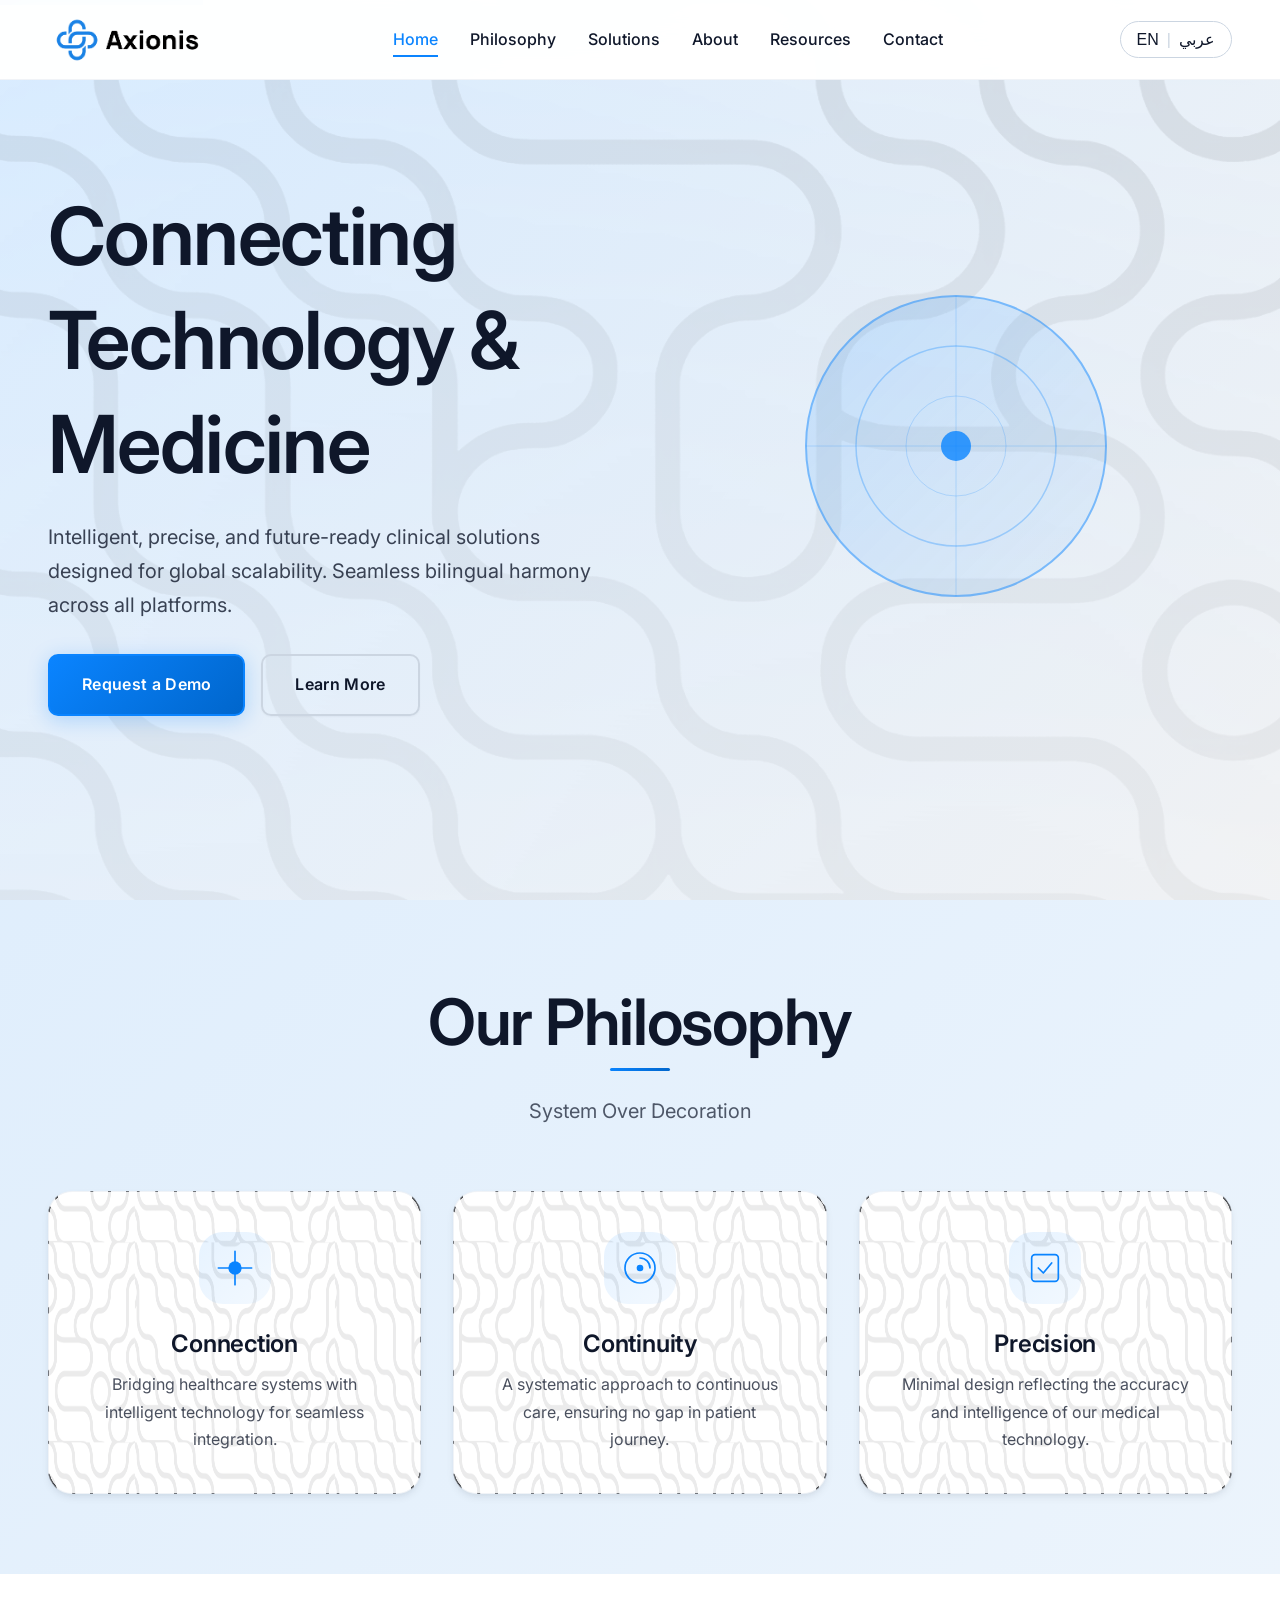
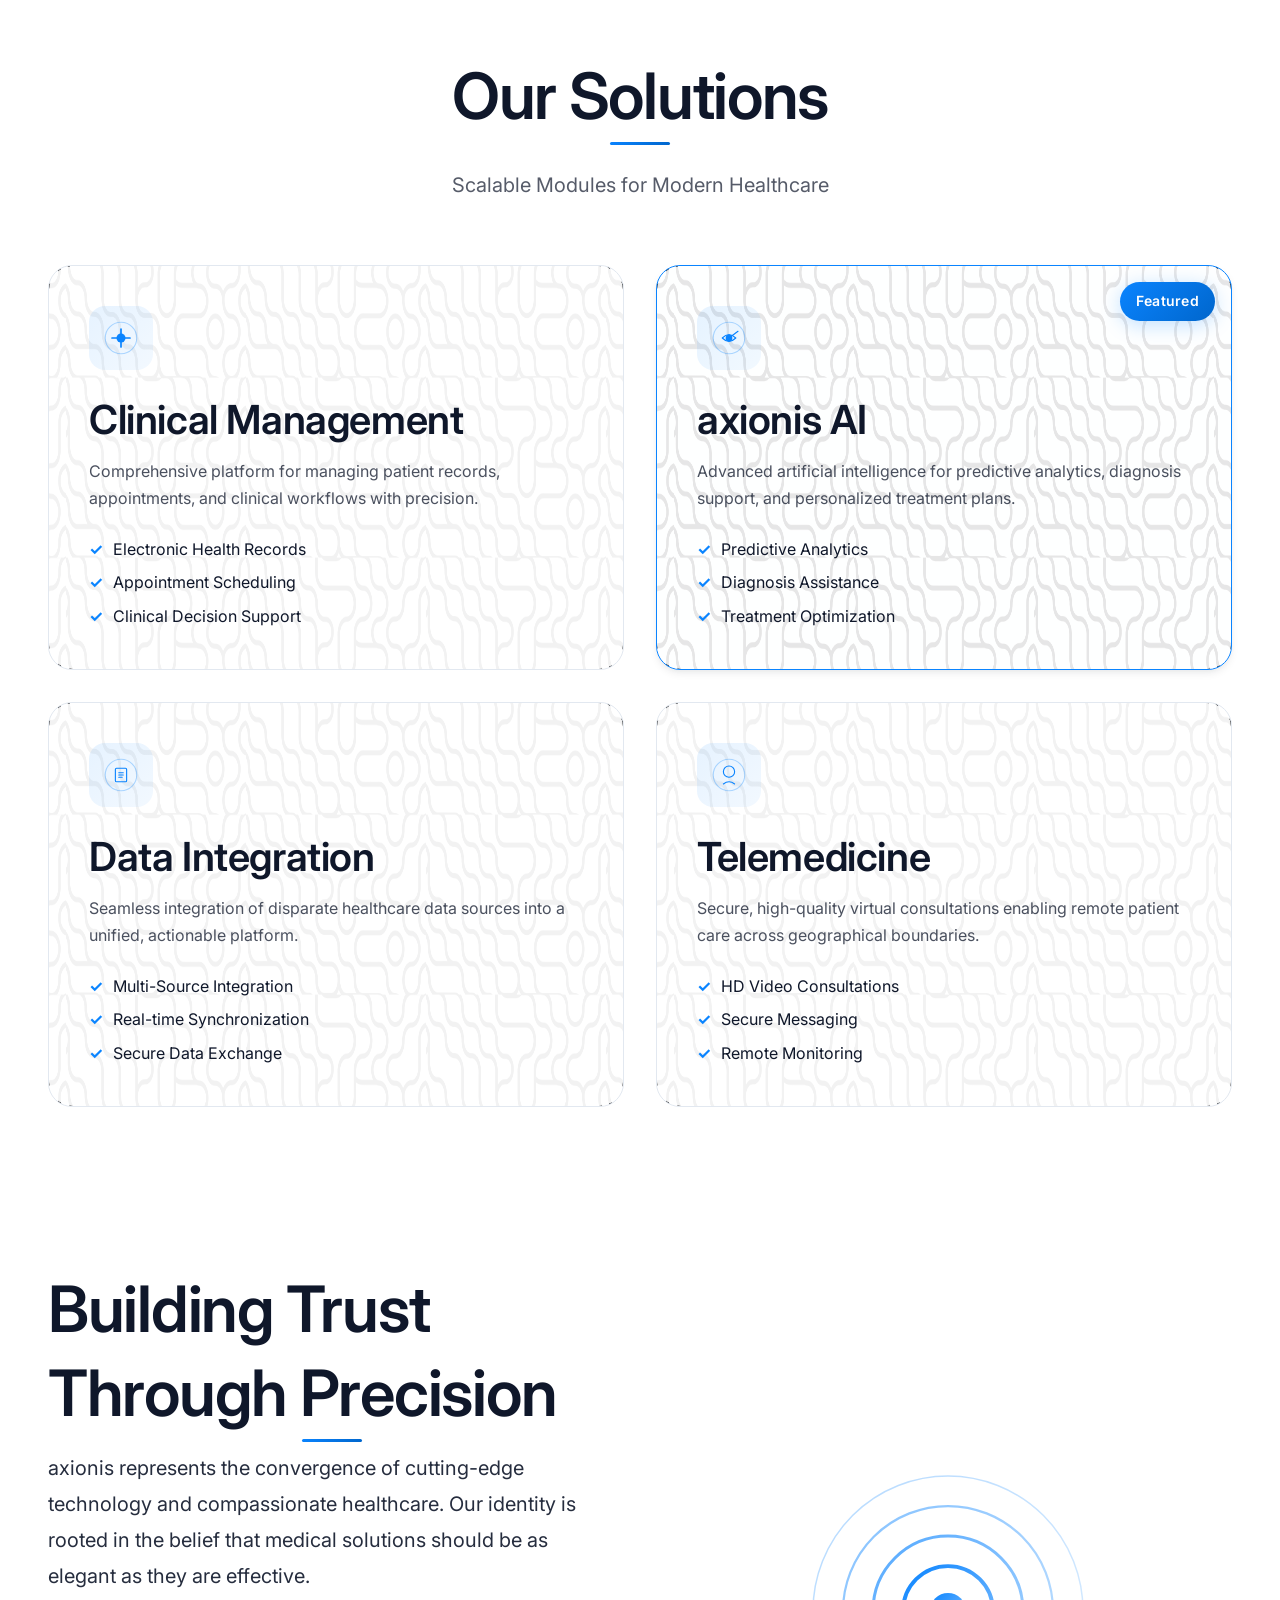
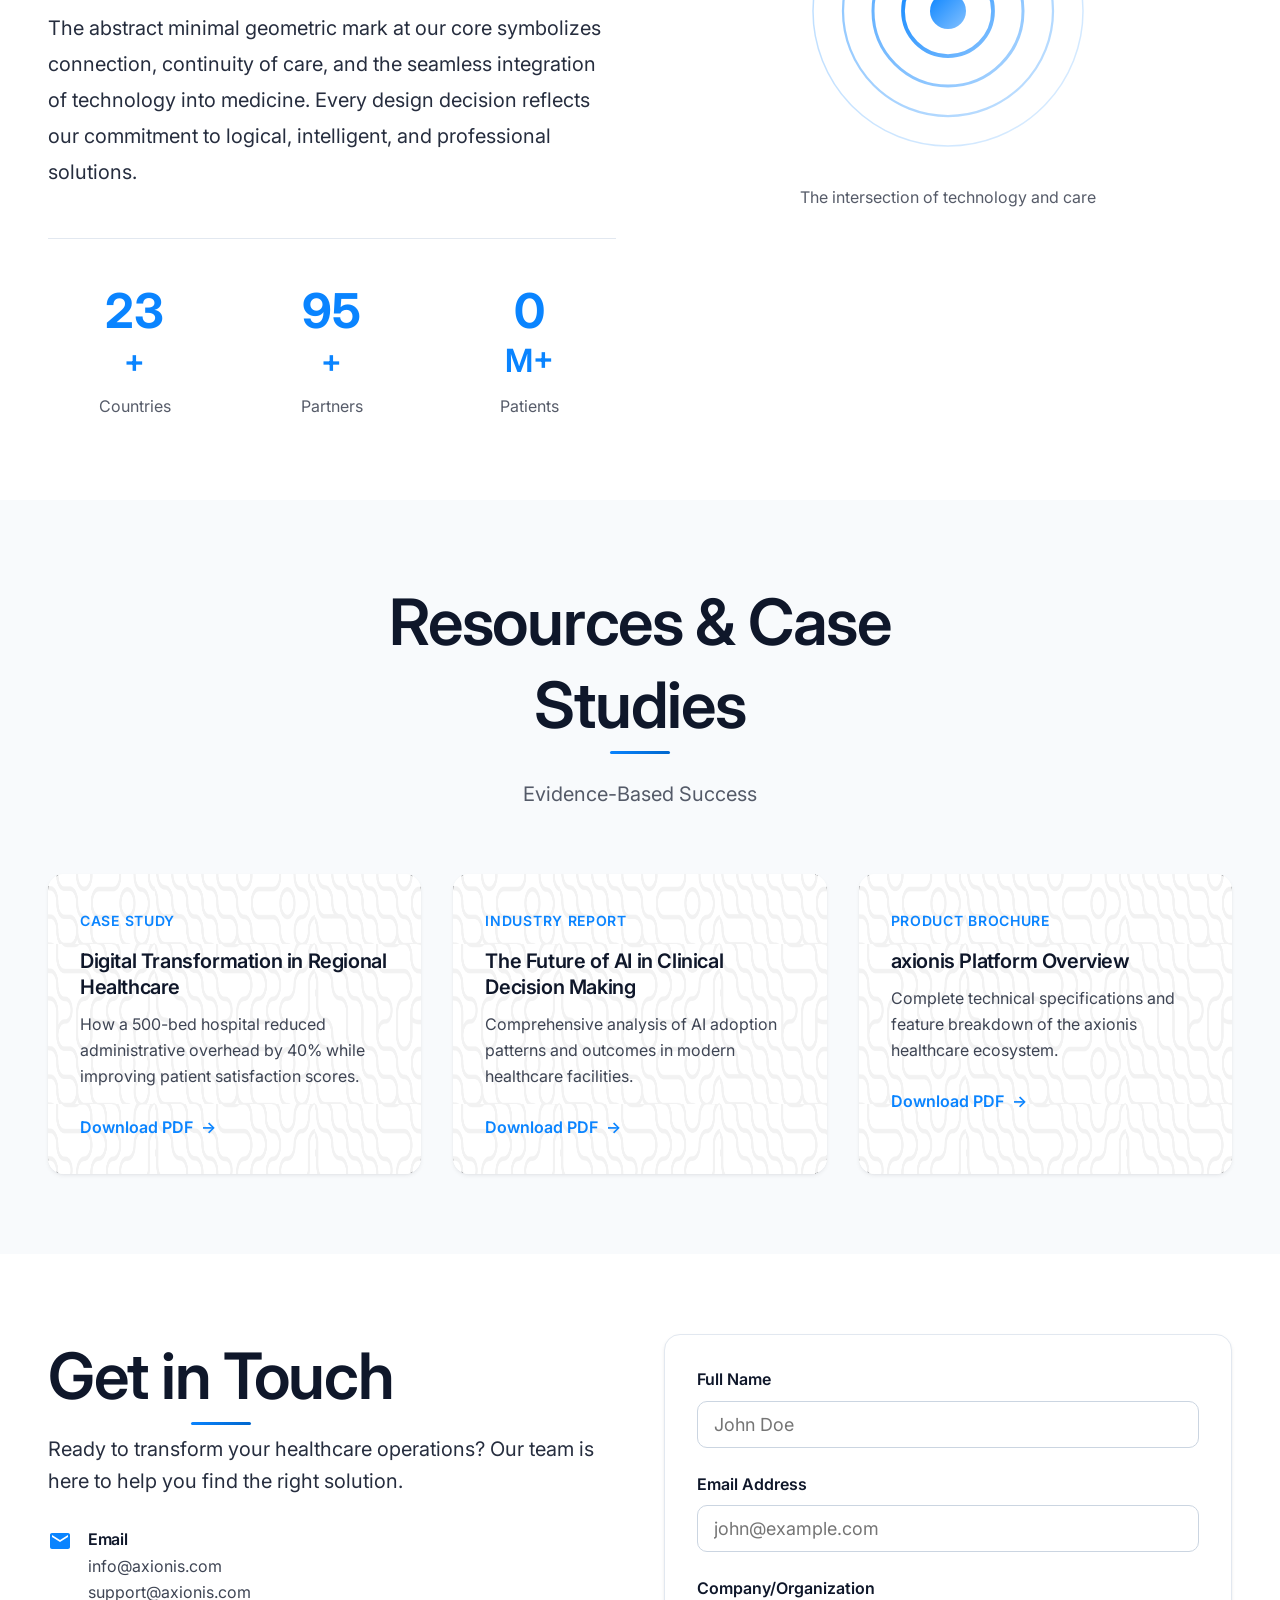
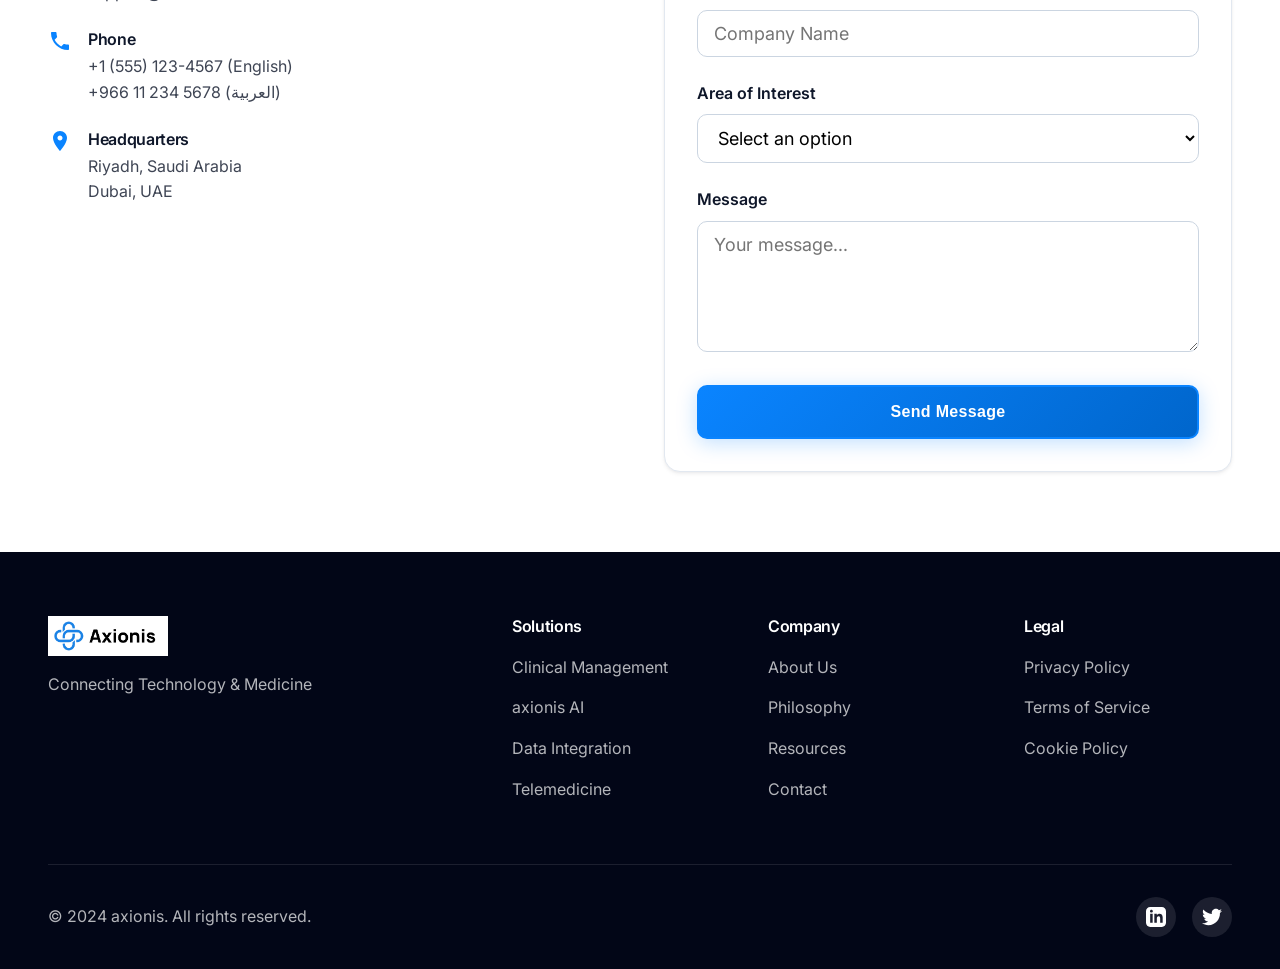
<file: index.html>
<!DOCTYPE html>
<html lang="en" dir="ltr">
<head>
    <meta charset="UTF-8">
    <meta name="viewport" content="width=device-width, initial-scale=1.0">
    <meta name="description" content="Discover axionis, a leader in modern healthcare technology. Intelligent, precise, and future-ready clinical solutions designed for global scalability. Seamless bilingual harmony across all platforms.">
    <meta name="keywords" content="axionis, Healthcare Technology, Medical Solutions, Digital Health, Bilingual, Arabic, English, AI Healthcare">
    <meta name="author" content="axionis">
    <meta name="theme-color" content="#0A84FF">
    
    <!-- Open Graph / Social Media -->
    <meta property="og:type" content="website">
    <meta property="og:title" content="axionis | Connecting Technology & Medicine">
    <meta property="og:description" content="Intelligent, precise, and future-ready clinical solutions designed for global scalability.">
    <meta property="og:image" content="images/og-image.png">
    <meta property="og:url" content="https://axionis.com">
    
    <!-- Twitter Card -->
    <meta name="twitter:card" content="summary_large_image">
    <meta name="twitter:title" content="axionis | Modern Healthcare Technology">
    <meta name="twitter:description" content="Seamless bilingual harmony across all platforms. Systematic approach to continuous care.">
    
    <title>axionis | Connecting Technology & Medicine</title>
    
    <!-- Preconnect to fonts -->
    <link rel="preconnect" href="https://fonts.googleapis.com">
    <link rel="preconnect" href="https://fonts.gstatic.com" crossorigin>
    <link href="https://fonts.googleapis.com/css2?family=Inter:wght@300;400;500;600;700&family=IBM+Plex+Sans+Arabic:wght@300;400;500;600;700&display=swap" rel="stylesheet">
    
    <!-- Stylesheets -->
    <link rel="stylesheet" href="css/styles.css">
    
    <!-- Favicon -->
    <link rel="icon" type="image/png" sizes="32x32" href="images/favicon-32x32.png">
    <link rel="icon" type="image/png" sizes="192x192" href="images/favicon-192x192.png">
    <link rel="apple-touch-icon" sizes="512x512" href="images/favicon-512x512.png">
</head>
<body class="lang-en">
    <!-- Skip to main content for accessibility -->
    <a href="#main-content" class="skip-link">Skip to main content</a>
    
    <!-- Navigation -->
    <header class="site-header" role="banner">
        <div class="container header-container">
            <a href="/" class="logo" aria-label="axionis Home">
                <img src="images/logo.png" alt="axionis" class="logo-image" width="216" height="72" loading="eager">
            </a>
            
            <nav class="main-nav" role="navigation" aria-label="Main navigation">
                <ul class="nav-list">
                    <li><a href="#home" class="nav-link active" data-i18n="nav.home">Home</a></li>
                    <li><a href="#philosophy" class="nav-link" data-i18n="nav.philosophy">Philosophy</a></li>
                    <li><a href="#solutions" class="nav-link" data-i18n="nav.solutions">Solutions</a></li>
                    <li><a href="#about" class="nav-link" data-i18n="nav.about">About</a></li>
                    <li><a href="#resources" class="nav-link" data-i18n="nav.resources">Resources</a></li>
                    <li><a href="#contact" class="nav-link" data-i18n="nav.contact">Contact</a></li>
                </ul>
            </nav>
            
            <div class="header-actions">
                <button class="lang-toggle" id="langToggle" aria-label="Switch language" type="button">
                    <span class="lang-current">EN</span>
                    <span class="lang-divider">|</span>
                    <span class="lang-alt">عربي</span>
                </button>
                
                <button class="mobile-menu-toggle" id="mobileMenuToggle" aria-label="Toggle menu" aria-expanded="false" type="button">
                    <span class="hamburger"></span>
                </button>
            </div>
        </div>
    </header>

    <main id="main-content">
        <!-- Hero Section -->
        <section id="home" class="hero-section" aria-labelledby="hero-title">
            <div class="data-flow-bg" aria-hidden="true"></div>
            <div class="container hero-container">
                <div class="hero-content">
                    <h1 id="hero-title" class="hero-title" data-i18n="hero.title">
                        Connecting Technology & Medicine
                    </h1>
                    <p class="hero-subtitle" data-i18n="hero.subtitle">
                        Intelligent, precise, and future-ready clinical solutions designed for global scalability. Seamless bilingual harmony across all platforms.
                    </p>
                    <div class="hero-cta">
                        <a href="#contact" class="btn btn-primary" data-i18n="hero.cta.primary">Request a Demo</a>
                        <a href="#solutions" class="btn btn-secondary" data-i18n="hero.cta.secondary">Learn More</a>
                    </div>
                </div>
                <div class="hero-visual">
                    <div class="hero-graphic">
                        <svg viewBox="0 0 400 400" aria-hidden="true">
                            <defs>
                                <linearGradient id="heroGradient" x1="0%" y1="0%" x2="100%" y2="100%">
                                    <stop offset="0%" style="stop-color:#0A84FF;stop-opacity:0.3"/>
                                    <stop offset="100%" style="stop-color:#0A84FF;stop-opacity:0.1"/>
                                </linearGradient>
                            </defs>
                            <circle cx="200" cy="200" r="150" fill="url(#heroGradient)" stroke="#0A84FF" stroke-width="2" opacity="0.5"/>
                            <circle cx="200" cy="200" r="100" fill="none" stroke="#0A84FF" stroke-width="1.5" opacity="0.3"/>
                            <circle cx="200" cy="200" r="50" fill="none" stroke="#0A84FF" stroke-width="1" opacity="0.2"/>
                            <circle cx="200" cy="200" r="15" fill="#0A84FF" opacity="0.8"/>
                            <line x1="200" y1="50" x2="200" y2="350" stroke="#0A84FF" stroke-width="1" opacity="0.2"/>
                            <line x1="50" y1="200" x2="350" y2="200" stroke="#0A84FF" stroke-width="1" opacity="0.2"/>
                        </svg>
                    </div>
                </div>
            </div>
        </section>

        <!-- Philosophy Section -->
        <section id="philosophy" class="philosophy-section" aria-labelledby="philosophy-title">
            <div class="container">
                <div class="section-header">
                    <h2 id="philosophy-title" class="section-title" data-i18n="philosophy.title">Our Philosophy</h2>
                    <p class="section-subtitle" data-i18n="philosophy.subtitle">System Over Decoration</p>
                </div>
                
                <div class="philosophy-grid">
                    <article class="philosophy-card">
                        <div class="card-icon">
                            <svg viewBox="0 0 48 48" aria-hidden="true">
                                <path d="M24 4 L24 44 M4 24 L44 24" stroke="currentColor" stroke-width="2" stroke-linecap="round"/>
                                <circle cx="24" cy="24" r="8" fill="currentColor"/>
                            </svg>
                        </div>
                        <h3 data-i18n="philosophy.cards.connection.title">Connection</h3>
                        <p data-i18n="philosophy.cards.connection.desc">Bridging healthcare systems with intelligent technology for seamless integration.</p>
                    </article>
                    
                    <article class="philosophy-card">
                        <div class="card-icon">
                            <svg viewBox="0 0 48 48" aria-hidden="true">
                                <circle cx="24" cy="24" r="18" stroke="currentColor" stroke-width="2" fill="none"/>
                                <path d="M24 12 A12 12 0 0 1 36 24" stroke="currentColor" stroke-width="2" fill="none" stroke-linecap="round"/>
                                <circle cx="24" cy="24" r="4" fill="currentColor"/>
                            </svg>
                        </div>
                        <h3 data-i18n="philosophy.cards.continuity.title">Continuity</h3>
                        <p data-i18n="philosophy.cards.continuity.desc">A systematic approach to continuous care, ensuring no gap in patient journey.</p>
                    </article>
                    
                    <article class="philosophy-card">
                        <div class="card-icon">
                            <svg viewBox="0 0 48 48" aria-hidden="true">
                                <rect x="8" y="8" width="32" height="32" rx="4" stroke="currentColor" stroke-width="2" fill="none"/>
                                <path d="M16 24 L22 30 L32 18" stroke="currentColor" stroke-width="2" fill="none" stroke-linecap="round" stroke-linejoin="round"/>
                            </svg>
                        </div>
                        <h3 data-i18n="philosophy.cards.precision.title">Precision</h3>
                        <p data-i18n="philosophy.cards.precision.desc">Minimal design reflecting the accuracy and intelligence of our medical technology.</p>
                    </article>
                </div>
            </div>
        </section>

        <!-- Solutions Section -->
        <section id="solutions" class="solutions-section" aria-labelledby="solutions-title">
            <div class="container">
                <div class="section-header">
                    <h2 id="solutions-title" class="section-title" data-i18n="solutions.title">Our Solutions</h2>
                    <p class="section-subtitle" data-i18n="solutions.subtitle">Scalable Modules for Modern Healthcare</p>
                </div>
                
                <div class="solutions-grid">
                    <article class="solution-card">
                        <div class="solution-icon">
                            <svg viewBox="0 0 64 64" aria-hidden="true">
                                <circle cx="32" cy="32" r="28" stroke="currentColor" stroke-width="2" fill="none" opacity="0.3"/>
                                <path d="M32 16 L32 48 M16 32 L48 32" stroke="currentColor" stroke-width="3" stroke-linecap="round"/>
                                <circle cx="32" cy="32" r="8" fill="currentColor"/>
                            </svg>
                        </div>
                        <h3 data-i18n="solutions.cards.clinical.title">Clinical Management</h3>
                        <p data-i18n="solutions.cards.clinical.desc">Comprehensive platform for managing patient records, appointments, and clinical workflows with precision.</p>
                        <ul class="feature-list">
                            <li data-i18n="solutions.cards.clinical.features.0">Electronic Health Records</li>
                            <li data-i18n="solutions.cards.clinical.features.1">Appointment Scheduling</li>
                            <li data-i18n="solutions.cards.clinical.features.2">Clinical Decision Support</li>
                        </ul>
                    </article>
                    
                    <article class="solution-card featured">
                        <div class="featured-badge" data-i18n="solutions.badge">Featured</div>
                        <div class="solution-icon">
                            <svg viewBox="0 0 64 64" aria-hidden="true">
                                <circle cx="32" cy="32" r="28" stroke="currentColor" stroke-width="2" fill="none" opacity="0.3"/>
                                <path d="M20 32 Q32 20 44 32 Q32 44 20 32" stroke="currentColor" stroke-width="2" fill="none" stroke-linecap="round"/>
                                <circle cx="32" cy="32" r="6" fill="currentColor"/>
                                <line x1="32" y1="32" x2="48" y2="20" stroke="currentColor" stroke-width="2" stroke-linecap="round"/>
                            </svg>
                        </div>
                        <h3 data-i18n="solutions.cards.ai.title">axionis AI</h3>
                        <p data-i18n="solutions.cards.ai.desc">Advanced artificial intelligence for predictive analytics, diagnosis support, and personalized treatment plans.</p>
                        <ul class="feature-list">
                            <li data-i18n="solutions.cards.ai.features.0">Predictive Analytics</li>
                            <li data-i18n="solutions.cards.ai.features.1">Diagnosis Assistance</li>
                            <li data-i18n="solutions.cards.ai.features.2">Treatment Optimization</li>
                        </ul>
                    </article>
                    
                    <article class="solution-card">
                        <div class="solution-icon">
                            <svg viewBox="0 0 64 64" aria-hidden="true">
                                <circle cx="32" cy="32" r="28" stroke="currentColor" stroke-width="2" fill="none" opacity="0.3"/>
                                <rect x="22" y="20" width="20" height="24" rx="2" stroke="currentColor" stroke-width="2" fill="none"/>
                                <line x1="28" y1="28" x2="36" y2="28" stroke="currentColor" stroke-width="2" stroke-linecap="round"/>
                                <line x1="28" y1="32" x2="36" y2="32" stroke="currentColor" stroke-width="2" stroke-linecap="round"/>
                                <line x1="28" y1="36" x2="34" y2="36" stroke="currentColor" stroke-width="2" stroke-linecap="round"/>
                            </svg>
                        </div>
                        <h3 data-i18n="solutions.cards.data.title">Data Integration</h3>
                        <p data-i18n="solutions.cards.data.desc">Seamless integration of disparate healthcare data sources into a unified, actionable platform.</p>
                        <ul class="feature-list">
                            <li data-i18n="solutions.cards.data.features.0">Multi-Source Integration</li>
                            <li data-i18n="solutions.cards.data.features.1">Real-time Synchronization</li>
                            <li data-i18n="solutions.cards.data.features.2">Secure Data Exchange</li>
                        </ul>
                    </article>
                    
                    <article class="solution-card">
                        <div class="solution-icon">
                            <svg viewBox="0 0 64 64" aria-hidden="true">
                                <circle cx="32" cy="32" r="28" stroke="currentColor" stroke-width="2" fill="none" opacity="0.3"/>
                                <circle cx="32" cy="26" r="10" stroke="currentColor" stroke-width="2" fill="none"/>
                                <path d="M22 48 Q32 40 42 48" stroke="currentColor" stroke-width="2" fill="none" stroke-linecap="round"/>
                            </svg>
                        </div>
                        <h3 data-i18n="solutions.cards.telemedicine.title">Telemedicine</h3>
                        <p data-i18n="solutions.cards.telemedicine.desc">Secure, high-quality virtual consultations enabling remote patient care across geographical boundaries.</p>
                        <ul class="feature-list">
                            <li data-i18n="solutions.cards.telemedicine.features.0">HD Video Consultations</li>
                            <li data-i18n="solutions.cards.telemedicine.features.1">Secure Messaging</li>
                            <li data-i18n="solutions.cards.telemedicine.features.2">Remote Monitoring</li>
                        </ul>
                    </article>
                </div>
            </div>
        </section>

        <!-- About Section -->
        <section id="about" class="about-section" aria-labelledby="about-title">
            <div class="container">
                <div class="about-grid">
                    <div class="about-content">
                        <h2 id="about-title" class="section-title" data-i18n="about.title">Building Trust Through Precision</h2>
                        <p class="about-text" data-i18n="about.text1">
                            axionis represents the convergence of cutting-edge technology and compassionate healthcare. Our identity is rooted in the belief that medical solutions should be as elegant as they are effective.
                        </p>
                        <p class="about-text" data-i18n="about.text2">
                            The abstract minimal geometric mark at our core symbolizes connection, continuity of care, and the seamless integration of technology into medicine. Every design decision reflects our commitment to logical, intelligent, and professional solutions.
                        </p>
                        
                        <div class="stats-grid">
                            <div class="stat-item">
                                <span class="stat-number" data-target="50">0</span>
                                <span class="stat-suffix">+</span>
                                <span class="stat-label" data-i18n="about.stats.countries">Countries</span>
                            </div>
                            <div class="stat-item">
                                <span class="stat-number" data-target="200">0</span>
                                <span class="stat-suffix">+</span>
                                <span class="stat-label" data-i18n="about.stats.partners">Partners</span>
                            </div>
                            <div class="stat-item">
                                <span class="stat-number" data-target="1">0</span>
                                <span class="stat-suffix">M+</span>
                                <span class="stat-label" data-i18n="about.stats.patients">Patients</span>
                            </div>
                        </div>
                    </div>
                    
                    <div class="about-visual">
                        <div class="symbol-showcase">
                            <svg viewBox="0 0 200 200" aria-labelledby="symbolTitle" role="img">
                                <title id="symbolTitle">axionis Symbol - Connection and Continuity</title>
                                <defs>
                                    <linearGradient id="symbolGradient" x1="0%" y1="0%" x2="100%" y2="100%">
                                        <stop offset="0%" style="stop-color:#0A84FF"/>
                                        <stop offset="100%" style="stop-color:#0A84FF;stop-opacity:0.5"/>
                                    </linearGradient>
                                </defs>
                                <circle cx="100" cy="100" r="90" fill="none" stroke="url(#symbolGradient)" stroke-width="1" opacity="0.3"/>
                                <circle cx="100" cy="100" r="70" fill="none" stroke="url(#symbolGradient)" stroke-width="1.5" opacity="0.5"/>
                                <circle cx="100" cy="100" r="50" fill="none" stroke="url(#symbolGradient)" stroke-width="2" opacity="0.7"/>
                                <circle cx="100" cy="100" r="30" fill="none" stroke="url(#symbolGradient)" stroke-width="2.5"/>
                                <circle cx="100" cy="100" r="12" fill="url(#symbolGradient)"/>
                                <line x1="100" y1="10" x2="100" y2="190" stroke="url(#symbolGradient)" stroke-width="1" opacity="0.2"/>
                                <line x1="10" y1="100" x2="190" y2="100" stroke="url(#symbolGradient)" stroke-width="1" opacity="0.2"/>
                            </svg>
                        </div>
                        <p class="symbol-caption" data-i18n="about.symbol.caption">The intersection of technology and care</p>
                    </div>
                </div>
            </div>
        </section>

        <!-- Resources Section -->
        <section id="resources" class="resources-section" aria-labelledby="resources-title">
            <div class="container">
                <div class="section-header">
                    <h2 id="resources-title" class="section-title" data-i18n="resources.title">Resources & Case Studies</h2>
                    <p class="section-subtitle" data-i18n="resources.subtitle">Evidence-Based Success</p>
                </div>
                
                <div class="resources-grid">
                    <article class="resource-card">
                        <div class="resource-type" data-i18n="resources.types.case">Case Study</div>
                        <h3 data-i18n="resources.cards.study1.title">Digital Transformation in Regional Healthcare</h3>
                        <p data-i18n="resources.cards.study1.desc">How a 500-bed hospital reduced administrative overhead by 40% while improving patient satisfaction scores.</p>
                        <a href="#" class="resource-link" data-i18n="resources.download">Download PDF</a>
                    </article>
                    
                    <article class="resource-card">
                        <div class="resource-type" data-i18n="resources.types.report">Industry Report</div>
                        <h3 data-i18n="resources.cards.report1.title">The Future of AI in Clinical Decision Making</h3>
                        <p data-i18n="resources.cards.report1.desc">Comprehensive analysis of AI adoption patterns and outcomes in modern healthcare facilities.</p>
                        <a href="#" class="resource-link" data-i18n="resources.download">Download PDF</a>
                    </article>
                    
                    <article class="resource-card">
                        <div class="resource-type" data-i18n="resources.types.brochure">Product Brochure</div>
                        <h3 data-i18n="resources.cards.brochure.title">axionis Platform Overview</h3>
                        <p data-i18n="resources.cards.brochure.desc">Complete technical specifications and feature breakdown of the axionis healthcare ecosystem.</p>
                        <a href="#" class="resource-link" data-i18n="resources.download">Download PDF</a>
                    </article>
                </div>
            </div>
        </section>

        <!-- Contact Section -->
        <section id="contact" class="contact-section" aria-labelledby="contact-title">
            <div class="container">
                <div class="contact-grid">
                    <div class="contact-info">
                        <h2 id="contact-title" class="section-title" data-i18n="contact.title">Get in Touch</h2>
                        <p class="contact-text" data-i18n="contact.text">Ready to transform your healthcare operations? Our team is here to help you find the right solution.</p>
                        
                        <div class="contact-details">
                            <div class="contact-item">
                                <svg class="contact-icon" viewBox="0 0 24 24" aria-hidden="true">
                                    <path d="M20 4H4c-1.1 0-2 .9-2 2v12c0 1.1.9 2 2 2h16c1.1 0 2-.9 2-2V6c0-1.1-.9-2-2-2zm0 4l-8 5-8-5V6l8 5 8-5v2z" fill="currentColor"/>
                                </svg>
                                <div>
                                    <h4 data-i18n="contact.email.title">Email</h4>
                                    <p>
                                        <a href="mailto:info@axionis.com" class="contact-link">info@axionis.com</a>
                                        <br>
                                        <a href="mailto:support@axionis.com" class="contact-link">support@axionis.com</a>
                                    </p>
                                </div>
                            </div>
                            
                            <div class="contact-item">
                                <svg class="contact-icon" viewBox="0 0 24 24" aria-hidden="true">
                                    <path d="M6.62 10.79c1.44 2.83 3.76 5.14 6.59 6.59l2.2-2.2c.27-.27.67-.36 1.02-.24 1.12.37 2.33.57 3.57.57.55 0 1 .45 1 1V20c0 .55-.45 1-1 1-9.39 0-17-7.61-17-17 0-.55.45-1 1-1h3.5c.55 0 1 .45 1 1 0 1.25.2 2.45.57 3.57.11.35.03.74-.25 1.02l-2.2 2.2z" fill="currentColor"/>
                                </svg>
                                <div>
                                    <h4 data-i18n="contact.phone.title">Phone</h4>
                                    <p>
                                        <span class="contact-link" data-i18n="contact.phone.en">+1 (555) 123-4567 (English)</span>
                                        <br>
                                        <span class="contact-link" data-i18n="contact.phone.ar">+966 11 234 5678 (العربية)</span>
                                    </p>
                                </div>
                            </div>
                            
                            <div class="contact-item">
                                <svg class="contact-icon" viewBox="0 0 24 24" aria-hidden="true">
                                    <path d="M12 2C8.13 2 5 5.13 5 9c0 5.25 7 13 7 13s7-7.75 7-13c0-3.87-3.13-7-7-7zm0 9.5c-1.38 0-2.5-1.12-2.5-2.5s1.12-2.5 2.5-2.5 2.5 1.12 2.5 2.5-1.12 2.5-2.5 2.5z" fill="currentColor"/>
                                </svg>
                                <div>
                                    <h4 data-i18n="contact.location.title">Headquarters</h4>
                                    <p data-i18n="contact.location.address">Riyadh, Saudi Arabia<br>Dubai, UAE</p>
                                </div>
                            </div>
                        </div>
                    </div>
                    
                    <div class="contact-form-wrapper">
                        <form class="contact-form" id="contactForm" novalidate>
                            <div class="form-group">
                                <label for="name" data-i18n="contact.form.name">Full Name</label>
                                <input type="text" id="name" name="name" required aria-required="true">
                                <span class="error-message" data-i18n="contact.form.errors.name">Please enter your name</span>
                            </div>
                            
                            <div class="form-group">
                                <label for="email" data-i18n="contact.form.email">Email Address</label>
                                <input type="email" id="email" name="email" required aria-required="true">
                                <span class="error-message" data-i18n="contact.form.errors.email">Please enter a valid email</span>
                            </div>
                            
                            <div class="form-group">
                                <label for="company" data-i18n="contact.form.company">Company/Organization</label>
                                <input type="text" id="company" name="company">
                            </div>
                            
                            <div class="form-group">
                                <label for="interest" data-i18n="contact.form.interest">Area of Interest</label>
                                <select id="interest" name="interest" required aria-required="true">
                                    <option value="" disabled selected data-i18n="contact.form.select">Select an option</option>
                                    <option value="demo" data-i18n="contact.form.options.demo">Request a Demo</option>
                                    <option value="partnership" data-i18n="contact.form.options.partnership">Partnership Inquiry</option>
                                    <option value="support" data-i18n="contact.form.options.support">Technical Support</option>
                                    <option value="other" data-i18n="contact.form.options.other">Other</option>
                                </select>
                                <span class="error-message" data-i18n="contact.form.errors.interest">Please select an option</span>
                            </div>
                            
                            <div class="form-group">
                                <label for="message" data-i18n="contact.form.message">Message</label>
                                <textarea id="message" name="message" rows="5" required aria-required="true"></textarea>
                                <span class="error-message" data-i18n="contact.form.errors.message">Please enter your message</span>
                            </div>
                            
                            <button type="submit" class="btn btn-primary btn-full" data-i18n="contact.form.submit">Send Message</button>
                        </form>
                    </div>
                </div>
            </div>
        </section>
    </main>

    <!-- Footer -->
    <footer class="site-footer" role="contentinfo">
        <div class="container">
            <div class="footer-grid">
                <div class="footer-brand">
                    <a href="/" class="logo">
                        <img src="images/logo-footer.png" alt="axionis" class="logo-image logo-image-white" width="216" height="72" loading="lazy">
                    </a>
                    <p class="footer-tagline" data-i18n="footer.tagline">Connecting Technology & Medicine</p>
                </div>
                
                <div class="footer-links">
                    <h4 data-i18n="footer.links.solutions">Solutions</h4>
                    <ul>
                        <li><a href="#solutions" data-i18n="footer.links.clinical">Clinical Management</a></li>
                        <li><a href="#solutions" data-i18n="footer.links.ai">axionis AI</a></li>
                        <li><a href="#solutions" data-i18n="footer.links.data">Data Integration</a></li>
                        <li><a href="#solutions" data-i18n="footer.links.telemedicine">Telemedicine</a></li>
                    </ul>
                </div>
                
                <div class="footer-links">
                    <h4 data-i18n="footer.links.company">Company</h4>
                    <ul>
                        <li><a href="#about" data-i18n="footer.links.about">About Us</a></li>
                        <li><a href="#philosophy" data-i18n="footer.links.philosophy">Philosophy</a></li>
                        <li><a href="#resources" data-i18n="footer.links.resources">Resources</a></li>
                        <li><a href="#contact" data-i18n="footer.links.contact">Contact</a></li>
                    </ul>
                </div>
                
                <div class="footer-links">
                    <h4 data-i18n="footer.links.legal">Legal</h4>
                    <ul>
                        <li><a href="#" data-i18n="footer.links.privacy">Privacy Policy</a></li>
                        <li><a href="#" data-i18n="footer.links.terms">Terms of Service</a></li>
                        <li><a href="#" data-i18n="footer.links.cookies">Cookie Policy</a></li>
                    </ul>
                </div>
            </div>
            
            <div class="footer-bottom">
                <p data-i18n="footer.copyright">&copy; 2024 axionis. All rights reserved.</p>
                <div class="social-links">
                    <a href="#" aria-label="LinkedIn" class="social-link">
                        <svg viewBox="0 0 24 24" aria-hidden="true"><path d="M19 0h-14c-2.761 0-5 2.239-5 5v14c0 2.761 2.239 5 5 5h14c2.762 0 5-2.239 5-5v-14c0-2.761-2.238-5-5-5zm-11 19h-3v-11h3v11zm-1.5-12.268c-.966 0-1.75-.79-1.75-1.764s.784-1.764 1.75-1.764 1.75.79 1.75 1.764-.783 1.764-1.75 1.764zm13.5 12.268h-3v-5.604c0-3.368-4-3.113-4 0v5.604h-3v-11h3v1.765c1.396-2.586 7-2.777 7 2.476v6.759z" fill="currentColor"/></svg>
                    </a>
                    <a href="#" aria-label="Twitter" class="social-link">
                        <svg viewBox="0 0 24 24" aria-hidden="true"><path d="M24 4.557c-.883.392-1.832.656-2.828.775 1.017-.609 1.798-1.574 2.165-2.724-.951.564-2.005.974-3.127 1.195-.897-.957-2.178-1.555-3.594-1.555-3.179 0-5.515 2.966-4.797 6.045-4.091-.205-7.719-2.165-10.148-5.144-1.29 2.213-.669 5.108 1.523 6.574-.806-.026-1.566-.247-2.229-.616-.054 2.281 1.581 4.415 3.949 4.89-.693.188-1.452.232-2.224.084.626 1.956 2.444 3.379 4.6 3.419-2.07 1.623-4.678 2.348-7.29 2.04 2.179 1.397 4.768 2.212 7.548 2.212 9.142 0 14.307-7.721 13.995-14.646.962-.695 1.797-1.562 2.457-2.549z" fill="currentColor"/></svg>
                    </a>
                </div>
            </div>
        </div>
    </footer>

    <!-- Scripts -->
    <script src="js/main.js" defer></script>
</body>
</html>
</file>
<file: css/styles.css>
/* ==========================================================================
   Axionis - Professional Healthcare Technology Website
   Design Philosophy: Minimal + Systematic + Bilingual Harmony
   Visual Enhancements: Modern Gradients, Shadows, Animations & Micro-interactions
   ========================================================================== */

/* --------------------------------------------------------------------------
   CSS Custom Properties (Design Tokens)
   -------------------------------------------------------------------------- */
:root {
    /* Colors - Primary Palette */
    --color-primary-text: #0F172A;      /* Charcoal Slate */
    --color-accent: #0A84FF;            /* Vibrant Blue */
    --color-accent-light: #3B9FFF;      /* Lighter Blue for gradients */
    --color-accent-dark: #0066CC;       /* Darker Blue for depth */
    --color-dark-navy: #020617;         /* Dark Navy for inverse mode */
    --color-white: #FFFFFF;
    --color-light-gray: #F8FAFC;
    --color-medium-gray: #E2E8F0;
    --color-border: #CBD5E1;
    
    /* Gradient Definitions */
    --gradient-primary: linear-gradient(135deg, var(--color-accent) 0%, var(--color-accent-dark) 100%);
    --gradient-subtle: linear-gradient(135deg, rgba(10, 132, 255, 0.1) 0%, rgba(10, 132, 255, 0.05) 100%);
    --gradient-hero: linear-gradient(135deg, rgba(10, 132, 255, 0.15) 0%, rgba(2, 6, 23, 0.05) 100%);
    
    /* Typography */
    --font-en: 'Inter', -apple-system, BlinkMacSystemFont, 'Segoe UI', sans-serif;
    --font-ar: 'IBM Plex Sans Arabic', 'Tahoma', sans-serif;
    
    /* Font Sizes - Fluid Typography using clamp() */
    --text-xs: clamp(0.75rem, 0.7rem + 0.25vw, 0.875rem);
    --text-sm: clamp(0.875rem, 0.8rem + 0.375vw, 1rem);
    --text-base: clamp(1rem, 0.9rem + 0.5vw, 1.125rem);
    --text-lg: clamp(1.125rem, 1rem + 0.625vw, 1.25rem);
    --text-xl: clamp(1.25rem, 1.1rem + 0.75vw, 1.5rem);
    --text-2xl: clamp(1.5rem, 1.25rem + 1.25vw, 2rem);
    --text-3xl: clamp(1.875rem, 1.5rem + 1.875vw, 2.5rem);
    --text-4xl: clamp(2.25rem, 1.75rem + 2.5vw, 3rem);
    --text-5xl: clamp(3rem, 2.5rem + 2.5vw, 4rem);
    --text-6xl: clamp(3.75rem, 3rem + 3.75vw, 5rem);
    
    /* Spacing - 8px Grid System */
    --space-1: 0.25rem;     /* 2px */
    --space-2: 0.5rem;      /* 4px */
    --space-3: 0.75rem;     /* 6px */
    --space-4: 1rem;        /* 8px */
    --space-5: 1.25rem;     /* 10px */
    --space-6: 1.5rem;      /* 12px */
    --space-8: 2rem;        /* 16px */
    --space-10: 2.5rem;     /* 20px */
    --space-12: 3rem;       /* 24px */
    --space-16: 4rem;       /* 32px */
    --space-20: 5rem;       /* 40px */
    --space-24: 6rem;       /* 48px */
    
    /* Border Radius - Enhanced for modern look */
    --radius-sm: 0.375rem;
    --radius-md: 0.625rem;
    --radius-lg: 1rem;
    --radius-xl: 1.5rem;
    --radius-2xl: 2rem;
    --radius-full: 9999px;
    
    /* Shadows - Enhanced elevation system */
    --shadow-xs: 0 1px 2px 0 rgba(15, 23, 42, 0.04);
    --shadow-sm: 0 2px 4px 0 rgba(15, 23, 42, 0.06), 0 1px 2px 0 rgba(15, 23, 42, 0.03);
    --shadow-md: 0 4px 8px -1px rgba(15, 23, 42, 0.08), 0 2px 4px -1px rgba(15, 23, 42, 0.04);
    --shadow-lg: 0 12px 24px -4px rgba(15, 23, 42, 0.1), 0 4px 8px -2px rgba(15, 23, 42, 0.06);
    --shadow-xl: 0 20px 40px -6px rgba(15, 23, 42, 0.12), 0 8px 16px -4px rgba(15, 23, 42, 0.08);
    --shadow-2xl: 0 30px 60px -8px rgba(15, 23, 42, 0.15), 0 12px 24px -6px rgba(15, 23, 42, 0.1);
    --shadow-glow: 0 0 40px rgba(10, 132, 255, 0.3);
    --shadow-accent: 0 4px 20px rgba(10, 132, 255, 0.25);
    
    /* Transitions - Enhanced timing functions */
    --transition-fast: 150ms cubic-bezier(0.4, 0, 0.2, 1);
    --transition-base: 250ms cubic-bezier(0.4, 0, 0.2, 1);
    --transition-slow: 400ms cubic-bezier(0.4, 0, 0.2, 1);
    --transition-bounce: 500ms cubic-bezier(0.34, 1.56, 0.64, 1);
    
    /* Layout */
    --container-max: 1280px;
    --header-height: 80px;
}

/* --------------------------------------------------------------------------
   Reset & Base Styles
   -------------------------------------------------------------------------- */
*, *::before, *::after {
    box-sizing: border-box;
    margin: 0;
    padding: 0;
}

html {
    scroll-behavior: smooth;
    font-size: 16px;
    -webkit-font-smoothing: antialiased;
    -moz-osx-font-smoothing: grayscale;
}

body {
    font-family: var(--font-en);
    font-size: var(--text-base);
    line-height: 1.6;
    color: var(--color-primary-text);
    background-color: var(--color-white);
    overflow-x: hidden;
}

/* RTL Support */
body.lang-ar {
    font-family: var(--font-ar);
    direction: rtl;
    text-align: right;
}

/* Accessibility */
.skip-link {
    position: absolute;
    top: -40px;
    left: 0;
    background: var(--color-accent);
    color: var(--color-white);
    padding: var(--space-2) var(--space-4);
    z-index: 100;
    transition: top var(--transition-fast);
}

.skip-link:focus {
    top: 0;
}

/* Selection */
::selection {
    background-color: var(--color-accent);
    color: var(--color-white);
}

/* --------------------------------------------------------------------------
   Typography
   -------------------------------------------------------------------------- */
h1, h2, h3, h4, h5, h6 {
    font-weight: 600;
    line-height: 1.3;
    letter-spacing: -0.02em;
}

h1 { font-size: var(--text-5xl); }
h2 { font-size: var(--text-4xl); }
h3 { font-size: var(--text-2xl); }
h4 { font-size: var(--text-xl); }

@media (min-width: 768px) {
    h1 { font-size: var(--text-6xl); }
    h2 { font-size: var(--text-5xl); }
    h3 { font-size: var(--text-3xl); }
}

p {
    margin-bottom: var(--space-4);
}

a {
    color: var(--color-accent);
    text-decoration: none;
    transition: color var(--transition-fast);
}

a:hover {
    color: var(--color-dark-navy);
}

/* --------------------------------------------------------------------------
   Layout Components
   -------------------------------------------------------------------------- */
.container {
    width: 100%;
    max-width: var(--container-max);
    margin: 0 auto;
    padding: 0 var(--space-6);
}

@media (min-width: 768px) {
    .container {
        padding: 0 var(--space-12);
    }
}

/* --------------------------------------------------------------------------
   Header & Navigation - Enhanced with glassmorphism & smooth transitions
   -------------------------------------------------------------------------- */
.site-header {
    position: fixed;
    top: 0;
    left: 0;
    right: 0;
    height: var(--header-height);
    background-color: rgba(255, 255, 255, 0.98);
    backdrop-filter: blur(20px) saturate(180%);
    border-bottom: 1px solid rgba(226, 232, 240, 0.5);
    z-index: 1000;
    transition: all var(--transition-base);
}

.site-header.scrolled {
    box-shadow: var(--shadow-lg);
    background-color: rgba(255, 255, 255, 0.99);
}

.header-container {
    display: flex;
    align-items: center;
    justify-content: space-between;
    height: 100%;
}

.logo {
    display: flex;
    align-items: center;
    color: var(--color-primary-text);
    font-weight: 700;
    font-size: var(--text-xl);
    transition: transform var(--transition-fast);
}

.logo:hover {
    transform: scale(1.02);
}

.logo-image {
    height: 56px;
    width: auto;
    max-width: 100%;
    display: block;
    object-fit: contain;
}

.logo-image-white {
    filter: none;
}

.logo:hover .logo-image {
    opacity: 0.85;
    transition: opacity var(--transition-base);
}

.main-nav {
    display: none;
}

@media (min-width: 1024px) {
    .main-nav {
        display: block;
    }
}

.nav-list {
    display: flex;
    list-style: none;
    gap: var(--space-8);
}

.nav-link {
    color: var(--color-primary-text);
    font-weight: 500;
    font-size: var(--text-sm);
    padding: var(--space-2) 0;
    position: relative;
    transition: color var(--transition-fast);
}

.nav-link::after {
    content: '';
    position: absolute;
    bottom: 0;
    left: 0;
    width: 0;
    height: 2px;
    background-color: var(--color-accent);
    transition: width var(--transition-base);
}

.nav-link:hover,
.nav-link.active {
    color: var(--color-accent);
}

.nav-link:hover::after,
.nav-link.active::after {
    width: 100%;
}

/* RTL Nav */
body.lang-ar .nav-link::after {
    left: auto;
    right: 0;
}

.header-actions {
    display: flex;
    align-items: center;
    gap: var(--space-4);
}

.lang-toggle {
    display: flex;
    align-items: center;
    gap: var(--space-2);
    background: none;
    border: 1px solid var(--color-border);
    border-radius: var(--radius-full);
    padding: var(--space-2) var(--space-4);
    font-size: var(--text-sm);
    font-weight: 500;
    cursor: pointer;
    transition: all var(--transition-fast);
    color: var(--color-primary-text);
}

.lang-toggle:hover {
    border-color: var(--color-accent);
    color: var(--color-accent);
}

.lang-divider {
    color: var(--color-border);
}

.mobile-menu-toggle {
    display: flex;
    align-items: center;
    justify-content: center;
    width: 40px;
    height: 40px;
    background: none;
    border: none;
    cursor: pointer;
    padding: var(--space-2);
}

@media (min-width: 1024px) {
    .mobile-menu-toggle {
        display: none;
    }
}

.hamburger {
    display: block;
    width: 20px;
    height: 2px;
    background-color: var(--color-primary-text);
    position: relative;
    transition: background-color var(--transition-fast);
}

.hamburger::before,
.hamburger::after {
    content: '';
    position: absolute;
    left: 0;
    width: 20px;
    height: 2px;
    background-color: var(--color-primary-text);
    transition: transform var(--transition-base);
}

.hamburger::before {
    top: -6px;
}

.hamburger::after {
    bottom: -6px;
}

.mobile-menu-toggle[aria-expanded="true"] .hamburger {
    background-color: transparent;
}

.mobile-menu-toggle[aria-expanded="true"] .hamburger::before {
    transform: rotate(45deg) translate(4px, 4px);
}

.mobile-menu-toggle[aria-expanded="true"] .hamburger::after {
    transform: rotate(-45deg) translate(4px, -4px);
}

/* Mobile Menu */
.mobile-menu {
    position: fixed;
    top: var(--header-height);
    left: 0;
    right: 0;
    background-color: var(--color-white);
    border-bottom: 1px solid var(--color-medium-gray);
    padding: var(--space-6);
    transform: translateY(-100%);
    opacity: 0;
    visibility: hidden;
    transition: all var(--transition-base);
    z-index: 999;
}

.mobile-menu.active {
    transform: translateY(0);
    opacity: 1;
    visibility: visible;
}

.mobile-menu .nav-list {
    flex-direction: column;
    gap: var(--space-4);
}

.mobile-menu .nav-link {
    display: block;
    padding: var(--space-3) 0;
    font-size: var(--text-lg);
}

/* --------------------------------------------------------------------------
   Buttons - Enhanced with gradients, shadows & micro-interactions
   -------------------------------------------------------------------------- */
.btn {
    display: inline-flex;
    align-items: center;
    justify-content: center;
    gap: var(--space-2);
    padding: var(--space-4) var(--space-8);
    font-size: var(--text-sm);
    font-weight: 600;
    border-radius: var(--radius-md);
    border: 2px solid transparent;
    cursor: pointer;
    transition: all var(--transition-base);
    text-align: center;
    position: relative;
    overflow: hidden;
    letter-spacing: 0.02em;
}

.btn::before {
    content: '';
    position: absolute;
    top: 0;
    left: 0;
    right: 0;
    bottom: 0;
    background: linear-gradient(135deg, rgba(255,255,255,0.2) 0%, transparent 50%);
    opacity: 0;
    transition: opacity var(--transition-base);
}

.btn:hover::before {
    opacity: 1;
}

.btn-primary {
    background: var(--gradient-primary);
    color: var(--color-white);
    border-color: var(--color-accent);
    box-shadow: var(--shadow-accent);
}

.btn-primary:hover {
    transform: translateY(-2px);
    box-shadow: var(--shadow-lg), var(--shadow-accent);
    background: linear-gradient(135deg, var(--color-accent-dark) 0%, var(--color-dark-navy) 100%);
    border-color: var(--color-accent-dark);
    color: var(--color-white);
}

.btn-primary:active {
    transform: translateY(0);
    box-shadow: var(--shadow-sm);
}

.btn-secondary {
    background-color: transparent;
    color: var(--color-primary-text);
    border-color: var(--color-border);
    box-shadow: var(--shadow-xs);
}

.btn-secondary:hover {
    border-color: var(--color-accent);
    color: var(--color-accent);
    background-color: rgba(10, 132, 255, 0.04);
    transform: translateY(-2px);
    box-shadow: var(--shadow-md);
}

.btn-secondary:active {
    transform: translateY(0);
    box-shadow: var(--shadow-xs);
}

.btn-full {
    width: 100%;
}

/* --------------------------------------------------------------------------
   Hero Section - Enhanced with gradients, animations & visual depth
   -------------------------------------------------------------------------- */
.hero-section {
    position: relative;
    min-height: 100vh;
    display: flex;
    align-items: center;
    padding-top: var(--header-height);
    overflow: hidden;
    background: var(--gradient-hero);
}

.data-flow-bg {
    position: absolute;
    top: 0;
    left: 0;
    right: 0;
    bottom: 0;
    z-index: 0;
    /* Use the downloaded pattern image with subtle opacity */
    background-image: url('../images/patterns/data-flow-network.png');
    background-size: cover;
    background-position: center;
    background-repeat: repeat;
    opacity: 0.08;
    animation: dataFlow 30s ease-in-out infinite alternate;
}

/* Fallback gradient if image fails to load */
.data-flow-bg::before {
    content: '';
    position: absolute;
    top: 0;
    left: 0;
    right: 0;
    bottom: 0;
    background-image: 
        radial-gradient(circle at 20% 30%, var(--color-accent) 0%, transparent 50%),
        radial-gradient(circle at 80% 70%, var(--color-accent) 0%, transparent 50%),
        radial-gradient(circle at 50% 50%, var(--color-accent) 0%, transparent 70%);
    opacity: 0.3;
    z-index: -1;
}

/* Additional gradient overlay for depth */
.data-flow-bg::after {
    content: '';
    position: absolute;
    top: 0;
    left: 0;
    right: 0;
    bottom: 0;
    background: linear-gradient(180deg, rgba(255,255,255,0) 0%, rgba(248,250,252,0.5) 100%);
    pointer-events: none;
}

@keyframes dataFlow {
    0% { transform: scale(1) translate(0, 0); opacity: 0.08; }
    50% { transform: scale(1.03) translate(-5px, -5px); opacity: 0.1; }
    100% { transform: scale(1.05) translate(-10px, -10px); opacity: 0.12; }
}

.hero-container {
    position: relative;
    z-index: 1;
    display: grid;
    grid-template-columns: 1fr;
    gap: var(--space-12);
    align-items: center;
}

@media (min-width: 1024px) {
    .hero-container {
        grid-template-columns: 1fr 1fr;
        gap: var(--space-20);
    }
}

.hero-content {
    max-width: 640px;
    animation: fadeInUp 0.8s cubic-bezier(0.4, 0, 0.2, 1) forwards;
    opacity: 0;
}

@keyframes fadeInUp {
    from {
        opacity: 0;
        transform: translateY(30px);
    }
    to {
        opacity: 1;
        transform: translateY(0);
    }
}

.hero-title {
    margin-bottom: var(--space-6);
    color: var(--color-primary-text);
    animation: fadeInUp 0.8s cubic-bezier(0.4, 0, 0.2, 1) 0.2s forwards;
    opacity: 0;
}

.hero-subtitle {
    font-size: var(--text-lg);
    color: var(--color-primary-text);
    opacity: 0.8;
    margin-bottom: var(--space-8);
    line-height: 1.7;
}

.hero-cta {
    display: flex;
    flex-wrap: wrap;
    gap: var(--space-4);
}

.hero-visual {
    display: flex;
    justify-content: center;
    align-items: center;
}

.hero-graphic {
    width: 100%;
    max-width: 400px;
    aspect-ratio: 1;
}

.hero-graphic svg {
    width: 100%;
    height: 100%;
    animation: rotate 60s linear infinite, pulse 3s ease-in-out infinite;
}

@keyframes rotate {
    from { transform: rotate(0deg); }
    to { transform: rotate(360deg); }
}

@keyframes pulse {
    0%, 100% { opacity: 0.8; transform: scale(1); }
    50% { opacity: 1; transform: scale(1.02); }
}

/* Scroll indicator animation */
.scroll-indicator {
    position: absolute;
    bottom: var(--space-8);
    left: 50%;
    transform: translateX(-50%);
    display: flex;
    flex-direction: column;
    align-items: center;
    gap: var(--space-2);
    opacity: 0.6;
    animation: bounce 2s ease-in-out infinite;
}

.scroll-indicator span {
    font-size: var(--text-xs);
    text-transform: uppercase;
    letter-spacing: 0.1em;
}

.scroll-indicator svg {
    width: 24px;
    height: 24px;
    color: var(--color-accent);
}

@keyframes bounce {
    0%, 100% { transform: translateX(-50%) translateY(0); }
    50% { transform: translateX(-50%) translateY(10px); }
}

/* --------------------------------------------------------------------------
   Section Styles - Enhanced with animations
   -------------------------------------------------------------------------- */
section {
    padding: var(--space-20) 0;
}

.section-header {
    text-align: center;
    max-width: 640px;
    margin: 0 auto var(--space-16);
}

.section-title {
    margin-bottom: var(--space-4);
    position: relative;
    display: inline-block;
}

/* Underline accent for section titles */
.section-title::after {
    content: '';
    position: absolute;
    bottom: -8px;
    left: 50%;
    transform: translateX(-50%);
    width: 60px;
    height: 3px;
    background: var(--gradient-primary);
    border-radius: var(--radius-full);
}

.section-subtitle {
    font-size: var(--text-lg);
    color: var(--color-primary-text);
    opacity: 0.7;
    margin-top: var(--space-4);
}

/* --------------------------------------------------------------------------
   Philosophy Section - Enhanced with depth, shadows & micro-interactions
   -------------------------------------------------------------------------- */
.philosophy-section {
    background-color: var(--color-light-gray);
    position: relative;
}

/* Subtle gradient overlay for visual interest */
.philosophy-section::before {
    content: '';
    position: absolute;
    top: 0;
    left: 0;
    right: 0;
    bottom: 0;
    background: var(--gradient-subtle);
    pointer-events: none;
}

.philosophy-grid {
    display: grid;
    grid-template-columns: 1fr;
    gap: var(--space-8);
    position: relative;
    z-index: 1;
}

@media (min-width: 768px) {
    .philosophy-grid {
        grid-template-columns: repeat(3, 1fr);
    }
}

.philosophy-card {
    background-color: var(--color-white);
    padding: var(--space-10);
    border-radius: var(--radius-xl);
    box-shadow: var(--shadow-md);
    transition: all var(--transition-slow);
    text-align: center;
    /* Subtle pattern overlay for depth */
    background-image: url('../images/patterns/data-flow-network.png');
    background-size: 200px 200px;
    background-position: center;
    opacity: 1;
    position: relative;
    overflow: hidden;
    border: 1px solid rgba(226, 232, 240, 0.5);
}

/* Overlay to ensure readability */
.philosophy-card::before {
    content: '';
    position: absolute;
    top: 0;
    left: 0;
    right: 0;
    bottom: 0;
    background-color: var(--color-white);
    opacity: 0.92;
    border-radius: var(--radius-xl);
    z-index: 0;
    transition: opacity var(--transition-base);
}

/* Subtle glow effect on hover */
.philosophy-card::after {
    content: '';
    position: absolute;
    top: -50%;
    left: -50%;
    width: 200%;
    height: 200%;
    background: radial-gradient(circle, rgba(10, 132, 255, 0.08) 0%, transparent 70%);
    opacity: 0;
    transform: scale(0.8);
    transition: all var(--transition-slow);
    z-index: 0;
}

.philosophy-card > * {
    position: relative;
    z-index: 1;
}

.philosophy-card:hover {
    box-shadow: var(--shadow-xl), var(--shadow-accent);
    transform: translateY(-8px) scale(1.02);
    border-color: rgba(10, 132, 255, 0.3);
}

.philosophy-card:hover::after {
    opacity: 1;
    transform: scale(1);
}

.card-icon {
    width: 72px;
    height: 72px;
    margin: 0 auto var(--space-6);
    color: var(--color-accent);
    transition: all var(--transition-base);
    display: flex;
    align-items: center;
    justify-content: center;
    background: var(--gradient-subtle);
    border-radius: var(--radius-xl);
}

.card-icon svg {
    width: 40px;
    height: 40px;
    transition: transform var(--transition-base);
}

.philosophy-card:hover .card-icon {
    transform: scale(1.1);
    box-shadow: var(--shadow-accent);
}

.philosophy-card:hover .card-icon svg {
    transform: scale(1.15);
}

.philosophy-card h3 {
    margin-bottom: var(--space-3);
    font-size: var(--text-xl);
    font-weight: 600;
    letter-spacing: -0.01em;
}

.philosophy-card p {
    font-size: var(--text-sm);
    opacity: 0.75;
    margin-bottom: 0;
    line-height: 1.7;
}

/* --------------------------------------------------------------------------
   Solutions Section - Enhanced with depth, shadows & micro-interactions
   -------------------------------------------------------------------------- */
.solutions-section {
    position: relative;
}

.solutions-grid {
    display: grid;
    grid-template-columns: 1fr;
    gap: var(--space-8);
    position: relative;
    z-index: 1;
}

@media (min-width: 768px) {
    .solutions-grid {
        grid-template-columns: repeat(2, 1fr);
    }
}

.solution-card {
    background-color: var(--color-white);
    border: 1px solid var(--color-medium-gray);
    border-radius: var(--radius-xl);
    padding: var(--space-10);
    transition: all var(--transition-slow);
    position: relative;
    /* Subtle pattern overlay for depth */
    background-image: url('../images/patterns/data-flow-network.png');
    background-size: 180px 180px;
    background-position: center;
    overflow: hidden;
}

/* Overlay to ensure readability while showing subtle pattern */
.solution-card::before {
    content: '';
    position: absolute;
    top: 0;
    left: 0;
    right: 0;
    bottom: 0;
    background-color: var(--color-white);
    opacity: 0.95;
    border-radius: var(--radius-xl);
    z-index: 0;
    transition: opacity var(--transition-base);
}

/* Gradient glow effect on hover */
.solution-card::after {
    content: '';
    position: absolute;
    top: 0;
    left: 0;
    right: 0;
    height: 4px;
    background: var(--gradient-primary);
    opacity: 0;
    transform: scaleX(0);
    transform-origin: left;
    transition: all var(--transition-base);
    z-index: 2;
}

.solution-card > * {
    position: relative;
    z-index: 1;
}

.solution-card:hover {
    border-color: var(--color-accent);
    box-shadow: var(--shadow-xl), var(--shadow-accent);
    transform: translateY(-6px);
}

.solution-card:hover::before {
    opacity: 0.93;
}

.solution-card:hover::after {
    opacity: 1;
    transform: scaleX(1);
}

.solution-card.featured {
    border-color: var(--color-accent);
    background-color: rgba(10, 132, 255, 0.02);
    box-shadow: var(--shadow-md);
}

/* Enhanced featured card with pattern visibility */
.solution-card.featured::before {
    opacity: 0.9;
}

.solution-card.featured:hover {
    box-shadow: var(--shadow-2xl), var(--shadow-glow);
}

.featured-badge {
    position: absolute;
    top: var(--space-4);
    right: var(--space-4);
    background: var(--gradient-primary);
    color: var(--color-white);
    font-size: var(--text-xs);
    font-weight: 600;
    padding: var(--space-2) var(--space-4);
    border-radius: var(--radius-full);
    box-shadow: var(--shadow-accent);
    letter-spacing: 0.02em;
}

body.lang-ar .featured-badge {
    right: auto;
    left: var(--space-4);
}

.solution-icon {
    width: 64px;
    height: 64px;
    margin-bottom: var(--space-6);
    color: var(--color-accent);
    transition: all var(--transition-base);
    display: flex;
    align-items: center;
    justify-content: center;
    background: var(--gradient-subtle);
    border-radius: var(--radius-lg);
}

.solution-icon svg {
    width: 36px;
    height: 36px;
    transition: transform var(--transition-base);
}

.solution-card:hover .solution-icon {
    transform: scale(1.1) rotate(5deg);
    box-shadow: var(--shadow-accent);
}

.solution-card:hover .solution-icon svg {
    transform: scale(1.15);
}

.solution-card h3 {
    margin-bottom: var(--space-3);
    font-weight: 600;
    letter-spacing: -0.01em;
}

.solution-card > p {
    font-size: var(--text-sm);
    opacity: 0.75;
    margin-bottom: var(--space-6);
    line-height: 1.7;
}

.feature-list {
    list-style: none;
    display: flex;
    flex-direction: column;
    gap: var(--space-2);
}

.feature-list li {
    font-size: var(--text-sm);
    padding-left: var(--space-6);
    position: relative;
}

body.lang-ar .feature-list li {
    padding-left: 0;
    padding-right: var(--space-6);
}

.feature-list li::before {
    content: '✓';
    position: absolute;
    left: 0;
    color: var(--color-accent);
    font-weight: 700;
}

body.lang-ar .feature-list li::before {
    left: auto;
    right: 0;
}

/* --------------------------------------------------------------------------
   About Section
   -------------------------------------------------------------------------- */
.about-grid {
    display: grid;
    grid-template-columns: 1fr;
    gap: var(--space-12);
    align-items: center;
}

@media (min-width: 1024px) {
    .about-grid {
        grid-template-columns: 1fr 1fr;
    }
}

.about-text {
    font-size: var(--text-lg);
    line-height: 1.8;
    opacity: 0.9;
}

.stats-grid {
    display: grid;
    grid-template-columns: repeat(3, 1fr);
    gap: var(--space-6);
    margin-top: var(--space-12);
    padding-top: var(--space-12);
    border-top: 1px solid var(--color-medium-gray);
}

.stat-item {
    text-align: center;
}

.stat-number {
    display: block;
    font-size: var(--text-4xl);
    font-weight: 700;
    color: var(--color-accent);
    line-height: 1;
}

.stat-suffix {
    font-size: var(--text-2xl);
    font-weight: 600;
    color: var(--color-accent);
}

.stat-label {
    display: block;
    font-size: var(--text-sm);
    margin-top: var(--space-2);
    opacity: 0.7;
}

.about-visual {
    display: flex;
    flex-direction: column;
    align-items: center;
}

.symbol-showcase {
    width: 100%;
    max-width: 300px;
    aspect-ratio: 1;
    margin-bottom: var(--space-6);
}

.symbol-showcase svg {
    width: 100%;
    height: 100%;
}

.symbol-caption {
    font-size: var(--text-sm);
    opacity: 0.7;
    text-align: center;
}

/* --------------------------------------------------------------------------
   Resources Section
   -------------------------------------------------------------------------- */
.resources-section {
    background-color: var(--color-light-gray);
}

.resources-grid {
    display: grid;
    grid-template-columns: 1fr;
    gap: var(--space-8);
}

@media (min-width: 768px) {
    .resources-grid {
        grid-template-columns: repeat(3, 1fr);
    }
}

.resource-card {
    background-color: var(--color-white);
    border-radius: var(--radius-lg);
    padding: var(--space-8);
    box-shadow: var(--shadow-sm);
    transition: all var(--transition-base);
    /* Subtle pattern overlay for depth */
    background-image: url('../images/patterns/data-flow-network.png');
    background-size: 160px 160px;
    background-position: center;
    position: relative;
}

/* Overlay to ensure readability while showing subtle pattern */
.resource-card::before {
    content: '';
    position: absolute;
    top: 0;
    left: 0;
    right: 0;
    bottom: 0;
    background-color: var(--color-white);
    opacity: 0.95;
    border-radius: var(--radius-lg);
    z-index: 0;
}

.resource-card > * {
    position: relative;
    z-index: 1;
}

.resource-card:hover {
    box-shadow: var(--shadow-lg);
    transform: translateY(-4px);
}

.resource-type {
    display: inline-block;
    font-size: var(--text-xs);
    font-weight: 600;
    color: var(--color-accent);
    text-transform: uppercase;
    letter-spacing: 0.05em;
    margin-bottom: var(--space-4);
}

.resource-card h3 {
    font-size: var(--text-lg);
    margin-bottom: var(--space-3);
}

.resource-card p {
    font-size: var(--text-sm);
    opacity: 0.8;
    margin-bottom: var(--space-6);
}

.resource-link {
    font-size: var(--text-sm);
    font-weight: 600;
    display: inline-flex;
    align-items: center;
    gap: var(--space-2);
}

.resource-link::after {
    content: '→';
    transition: transform var(--transition-fast);
}

body.lang-ar .resource-link::after {
    content: '←';
}

.resource-link:hover::after {
    transform: translateX(4px);
}

body.lang-ar .resource-link:hover::after {
    transform: translateX(-4px);
}

/* --------------------------------------------------------------------------
   Contact Section
   -------------------------------------------------------------------------- */
.contact-grid {
    display: grid;
    grid-template-columns: 1fr;
    gap: var(--space-12);
}

@media (min-width: 1024px) {
    .contact-grid {
        grid-template-columns: 1fr 1fr;
    }
}

.contact-text {
    font-size: var(--text-lg);
    opacity: 0.9;
    margin-bottom: var(--space-8);
}

.contact-details {
    display: flex;
    flex-direction: column;
    gap: var(--space-6);
}

.contact-item {
    display: flex;
    gap: var(--space-4);
    align-items: flex-start;
}

.contact-icon {
    width: 24px;
    height: 24px;
    color: var(--color-accent);
    flex-shrink: 0;
}

.contact-item h4 {
    font-size: var(--text-sm);
    font-weight: 600;
    margin-bottom: var(--space-1);
}

.contact-item p {
    font-size: var(--text-sm);
    opacity: 0.8;
    margin-bottom: 0;
}

.contact-link {
    color: var(--color-primary-text);
}

.contact-link:hover {
    color: var(--color-accent);
}

/* Contact Form */
.contact-form-wrapper {
    background-color: var(--color-white);
    border: 1px solid var(--color-medium-gray);
    border-radius: var(--radius-lg);
    padding: var(--space-8);
    box-shadow: var(--shadow-sm);
}

.form-group {
    margin-bottom: var(--space-6);
}

.form-group label {
    display: block;
    font-size: var(--text-sm);
    font-weight: 600;
    margin-bottom: var(--space-2);
}

.form-group input,
.form-group select,
.form-group textarea {
    width: 100%;
    padding: var(--space-3) var(--space-4);
    font-size: var(--text-base);
    font-family: inherit;
    border: 1px solid var(--color-border);
    border-radius: var(--radius-md);
    transition: all var(--transition-fast);
    background-color: var(--color-white);
}

.form-group input:focus,
.form-group select:focus,
.form-group textarea:focus {
    outline: none;
    border-color: var(--color-accent);
    box-shadow: 0 0 0 3px rgba(10, 132, 255, 0.1);
}

.form-group input.error,
.form-group select.error,
.form-group textarea.error {
    border-color: #EF4444;
}

.error-message {
    display: none;
    font-size: var(--text-xs);
    color: #EF4444;
    margin-top: var(--space-2);
}

.form-group.error .error-message {
    display: block;
}

.form-group textarea {
    resize: vertical;
    min-height: 120px;
}

/* --------------------------------------------------------------------------
   Footer
   -------------------------------------------------------------------------- */
.site-footer {
    background-color: var(--color-dark-navy);
    color: var(--color-white);
    padding: var(--space-16) 0 var(--space-8);
}

.footer-grid {
    display: grid;
    grid-template-columns: 1fr;
    gap: var(--space-12);
    margin-bottom: var(--space-12);
}

@media (min-width: 768px) {
    .footer-grid {
        grid-template-columns: 2fr 1fr 1fr 1fr;
    }
}

.footer-brand .logo {
    color: var(--color-white);
    margin-bottom: var(--space-4);
}

.footer-brand .logo-image {
    height: 40px;
}

.footer-tagline {
    font-size: var(--text-sm);
    opacity: 0.7;
}

.footer-links h4 {
    font-size: var(--text-sm);
    font-weight: 600;
    margin-bottom: var(--space-4);
    color: var(--color-white);
}

.footer-links ul {
    list-style: none;
}

.footer-links li {
    margin-bottom: var(--space-3);
}

.footer-links a {
    color: var(--color-white);
    opacity: 0.7;
    font-size: var(--text-sm);
    transition: opacity var(--transition-fast);
}

.footer-links a:hover {
    opacity: 1;
    color: var(--color-white);
}

.footer-bottom {
    display: flex;
    flex-direction: column;
    gap: var(--space-6);
    padding-top: var(--space-8);
    border-top: 1px solid rgba(255, 255, 255, 0.1);
}

@media (min-width: 768px) {
    .footer-bottom {
        flex-direction: row;
        justify-content: space-between;
        align-items: center;
    }
}

.footer-bottom p {
    font-size: var(--text-sm);
    opacity: 0.7;
    margin-bottom: 0;
}

.social-links {
    display: flex;
    gap: var(--space-4);
}

.social-link {
    display: flex;
    align-items: center;
    justify-content: center;
    width: 40px;
    height: 40px;
    border-radius: var(--radius-full);
    background-color: rgba(255, 255, 255, 0.1);
    color: var(--color-white);
    transition: all var(--transition-fast);
}

.social-link:hover {
    background-color: var(--color-accent);
}

.social-link svg {
    width: 20px;
    height: 20px;
}

/* --------------------------------------------------------------------------
   Animations
   -------------------------------------------------------------------------- */
.fade-in {
    opacity: 0;
    transform: translateY(20px);
    transition: opacity var(--transition-slow), transform var(--transition-slow);
}

.fade-in.visible {
    opacity: 1;
    transform: translateY(0);
}

/* --------------------------------------------------------------------------
   Responsive Adjustments
   -------------------------------------------------------------------------- */
@media (max-width: 767px) {
    :root {
        --header-height: 70px;
    }
    
    h1 { font-size: var(--text-4xl); }
    h2 { font-size: var(--text-3xl); }
    
    section {
        padding: var(--space-12) 0;
    }
    
    .hero-cta {
        flex-direction: column;
    }
    
    .btn {
        width: 100%;
    }
}

/* --------------------------------------------------------------------------
   Print Styles
   -------------------------------------------------------------------------- */
@media print {
    .site-header,
    .mobile-menu-toggle,
    .lang-toggle,
    .hero-visual,
    .data-flow-bg,
    .contact-form-wrapper,
    .site-footer {
        display: none !important;
    }
    
    body {
        font-size: 12pt;
        line-height: 1.5;
    }
    
    section {
        page-break-inside: avoid;
    }
}
</file>
